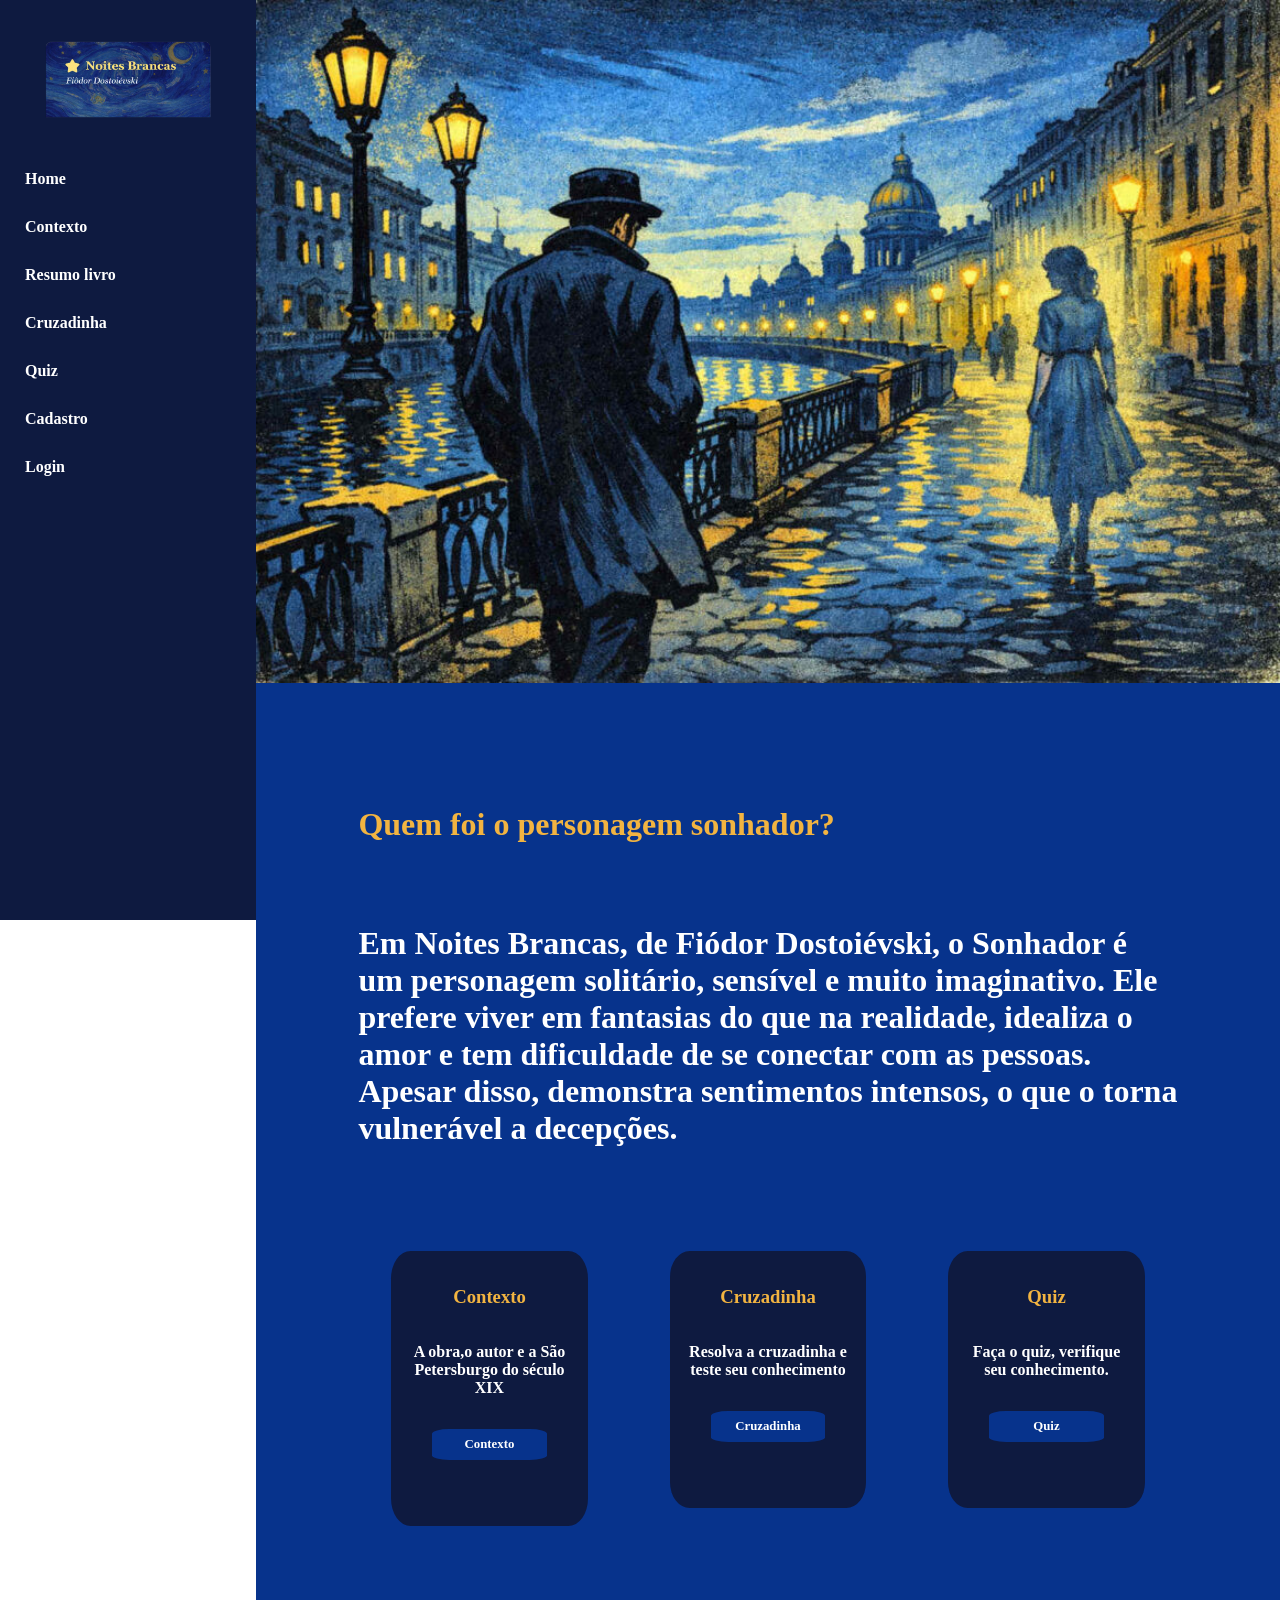
<file: index.html>
<!DOCTYPE html>
<html lang="pt-br">
<head>
    <meta charset="UTF-8">
    <link rel="stylesheet" href="style.css">
    <title>Noites brancas</title>
</head>
<body>

    <aside class="sidebar">

        <div class="sidebar-logo">
        <img class="logo" src="logo.png" alt="Logo do Sistema">
    </div>
        
        <nav>
            <ul>
                <li><a href="index.html">Home</a></li>
                <li><a href="contexto.html">Contexto</a></li>
                <li><a href="#">Resumo livro</a></li>
                <li><a href="#">Cruzadinha</a></li>
                <li><a href="#">Quiz</a></li>
                <li><a href="Cadastro.html">Cadastro</a></li>
                <li><a href="login.html">Login</a></li>
            </ul>       
        </nav>
    </aside>

    <main class="content">
       <div class="imagemprincipal">
        <img class="imagemprincipal" src="noitesbrancas.jpg" alt="Imagem principal">
       </div>

      <div class="personagemsonhador">
        <div class="header">
            <p><h1> Quem foi o personagem sonhador?</h1></p>
        </div>

        <p><h1>Em Noites Brancas, de Fiódor Dostoiévski, o Sonhador é um personagem solitário, sensível e muito imaginativo. Ele prefere viver em fantasias do que na realidade, idealiza o amor e tem dificuldade de se conectar com as pessoas. Apesar disso, demonstra sentimentos intensos, o que o torna vulnerável a decepções.
   </h1>
        </p>

        <div class="cards">
             <div class="card">
                 <h3>Contexto</h3>
               <p> A obra,o autor e a São Petersburgo do século XIX</p>
                <a href="contexto.html" class="botaocards">Contexto</a>
    </div>

     <div class="card">
                 <h3>Cruzadinha</h3>
               <p>Resolva a cruzadinha e  teste  seu conhecimento</p>
                  <a href="cruzadinha.html" class="botaocards">Cruzadinha</a>

             </div>
        

         <div class="card">
                 <h3>Quiz</h3>
               <p>Faça o quiz, verifique seu conhecimento.</p>
                 <a href="quiz.html" class="botaocards">Quiz</a>

             </div>
    </div>
    
    </main>

</body>
</html>
</file>
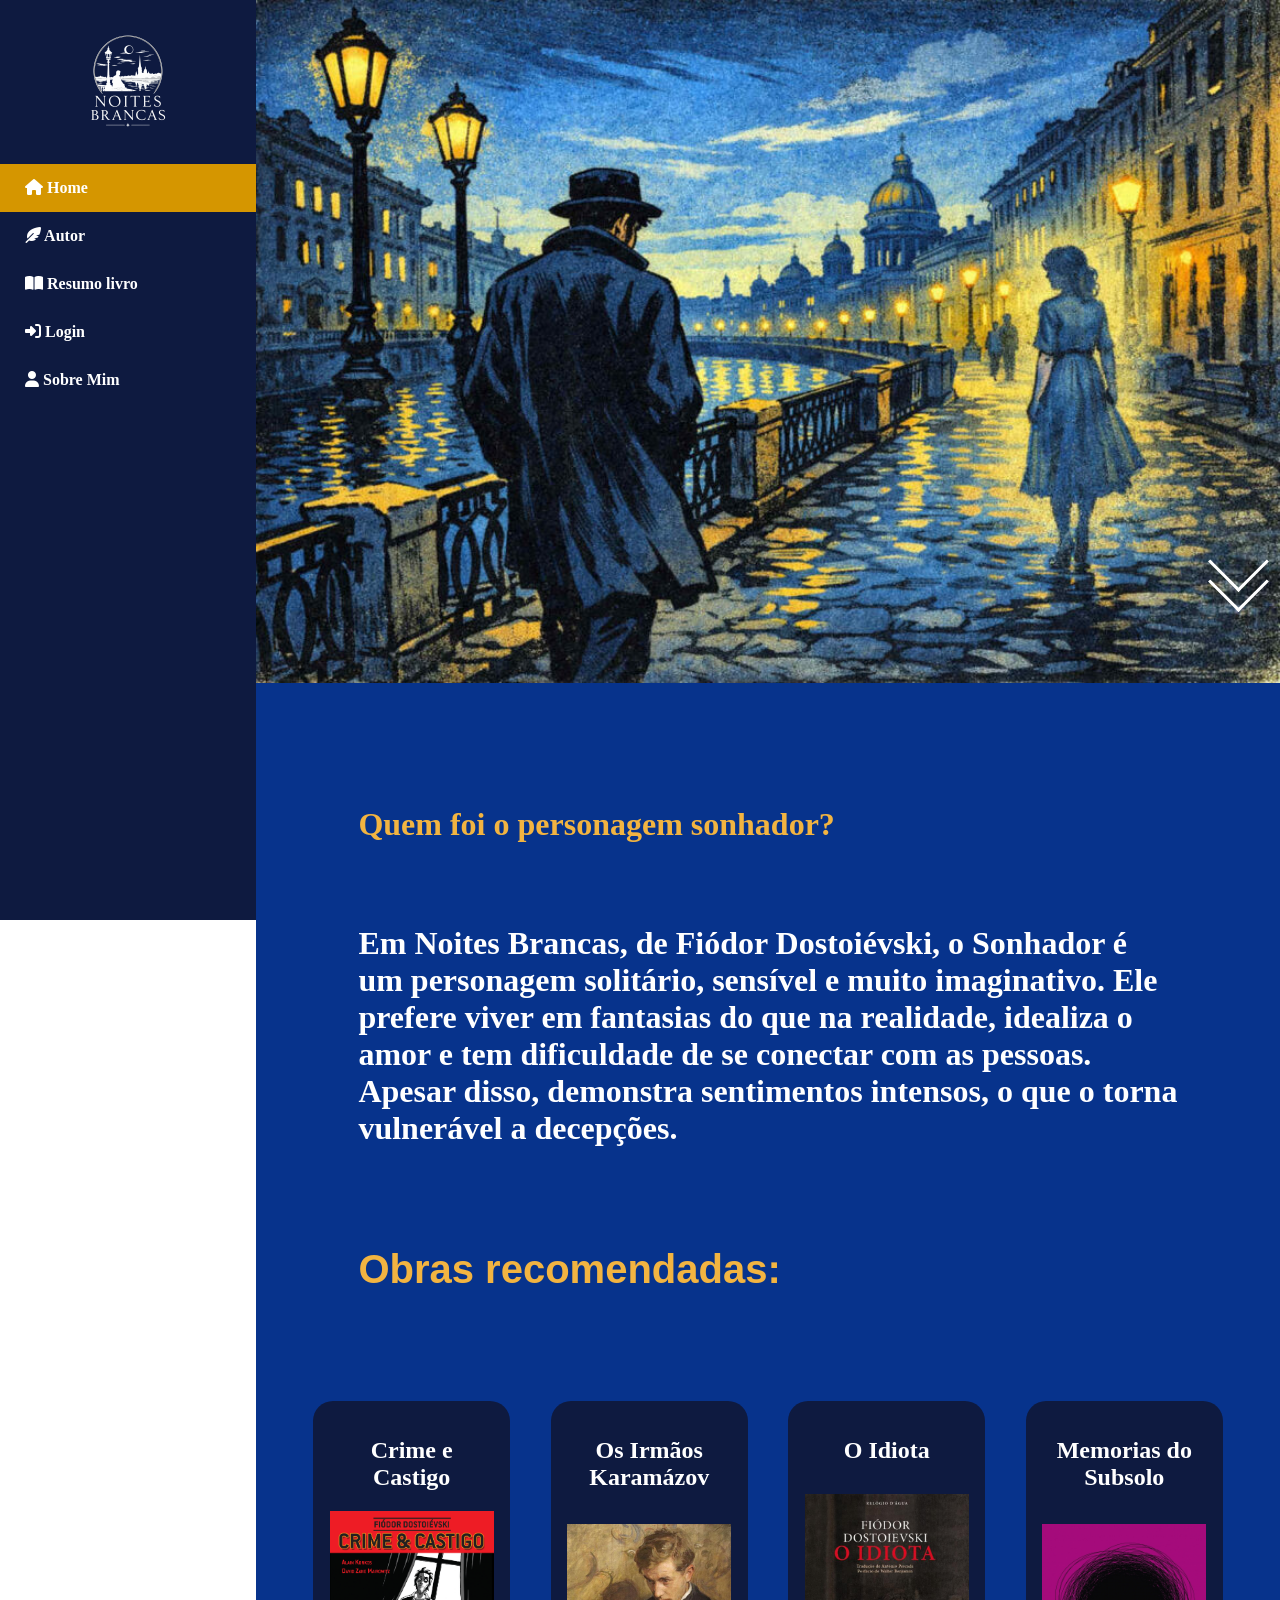
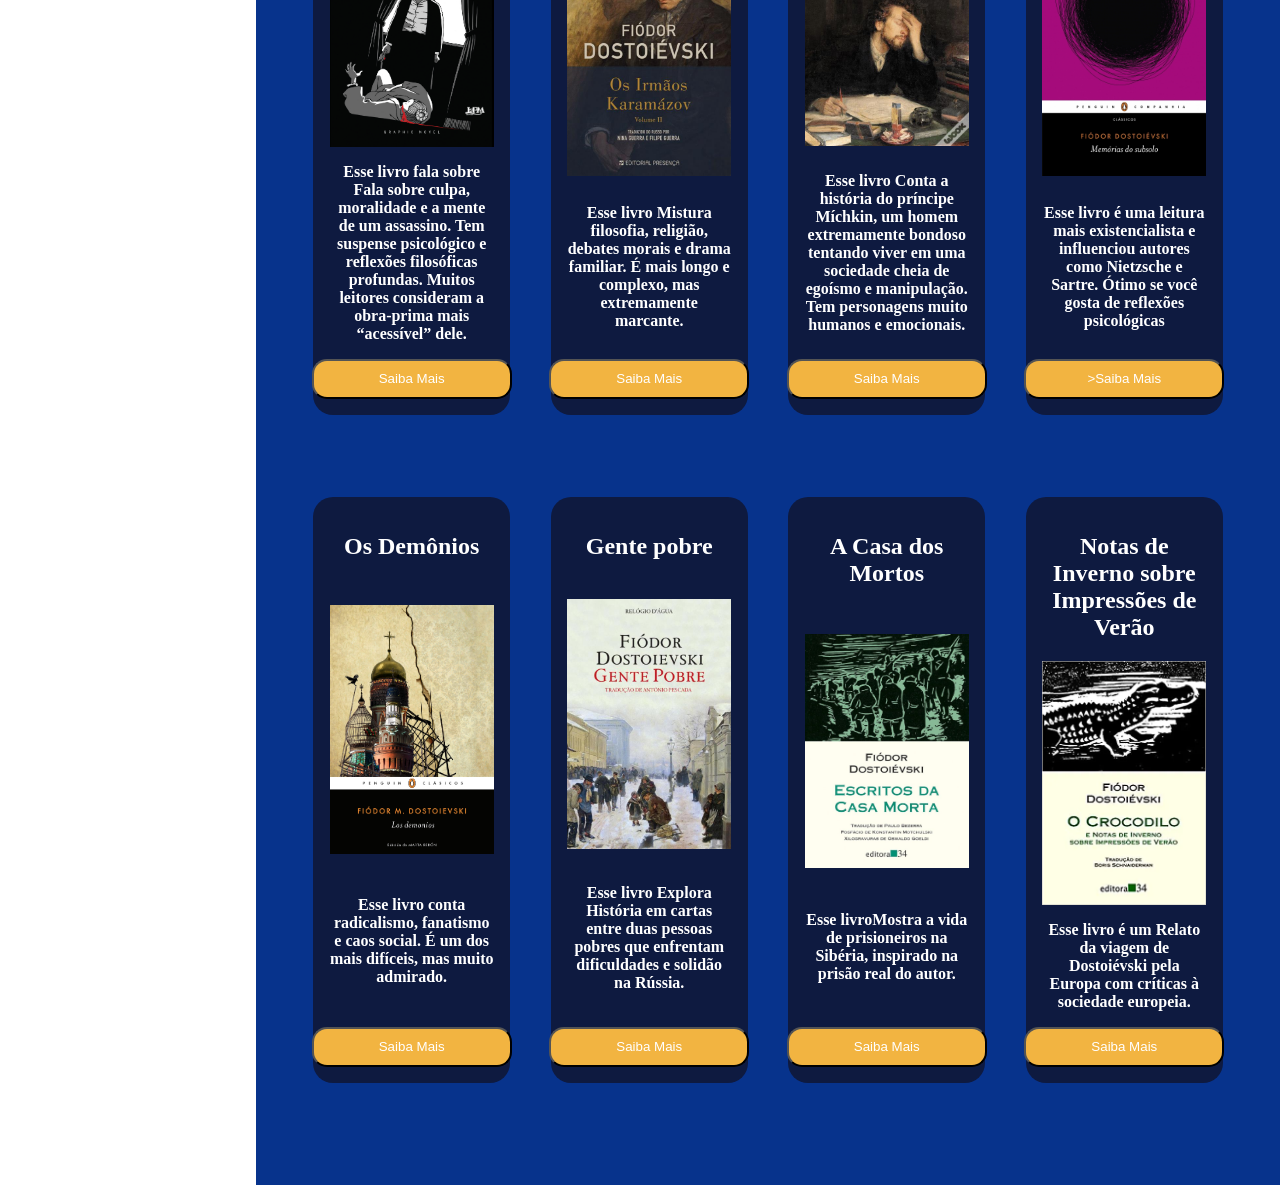
<file: public/index.html>
<!DOCTYPE html>
<html lang="pt-br">
<head>
    <meta charset="UTF-8">
    <link rel="stylesheet" href="./css/style.css">
      <link rel="stylesheet"href="https://cdnjs.cloudflare.com/ajax/libs/font-awesome/6.5.1/css/all.min.css">

    <title>Noites brancas</title>
</head>
<body>

    <aside class="sidebar">

        <div class="sidebar-logo">
        <img class="logo" src="./assets/logo.png" alt="Logo do Sistema">
    </div>
        
        <nav>
            <ul>
                 
                <li><a href="index.html"class="ativo"><i class="fa-solid fa-house "></i> 
                    Home  
                </a></li>
               
                <li><a href="autor.html"> <i class="fa-solid fa-feather-pointed"></i>
                    Autor
                </a></li>

                <li><a href="resumo.html"> <i class="fa-solid fa-book-open"></i>
                    Resumo livro
                </a></li>

                <li><a href="login.html"> <i class="fa-solid fa-right-to-bracket"></i>
                    Login
                </a></li>

                <li><a href="Sobremim.html"> <i class="fa-solid fa-user"></i>
                    Sobre Mim
                </a></li>
            </ul>       
        </nav>
    </aside>

    <main class="content">
       <div class="imagemprincipal">
        <img class="imagemprincipal" src="./assets/noitesbrancas.jpg" alt="Imagem principal">
         <div class="seta" onclick="descer()"></div>
         <div class="setaparabaixo" onclick="descer()"></div>
         
         
       </div>

      <div class="personagemsonhador">
        
        <div class="header">
            <p><h1> Quem foi o personagem sonhador?</h1></p>
        </div>

        <p><h1>Em Noites Brancas, de Fiódor Dostoiévski, o Sonhador é um personagem solitário, sensível e muito imaginativo. Ele prefere viver em fantasias do que na realidade, idealiza o amor e tem dificuldade de se conectar com as pessoas. Apesar disso, demonstra sentimentos intensos, o que o torna vulnerável a decepções.
   </h1>
        </p>

    <div class="header_obras">
        <h1>Obras recomendadas:</h1>
    </div>

     <div class="card_livros">
         <div class="card">
                <h2>Crime e Castigo</h2>
                <img class="livcrime" src="./assets/crimecastigo.jpg" alt="Livro-Crimeecastigo">
                <p>Esse livro fala sobre Fala sobre culpa, moralidade e a mente de um assassino. Tem suspense psicológico e reflexões filosóficas profundas. Muitos leitores consideram a obra-prima mais “acessível” dele.</p>
                <button type="button" id="btnsaibamais" >Saiba Mais</button>
             </div>

                <div class="card">
                <h2>Os Irmãos Karamázov</h2>
                <img class="livcrime" src="./assets/irmaoskaramazov.jpg" alt="Livro-Os irmaoskaramazov">
                <p>Esse livro Mistura filosofia, religião, debates morais e drama familiar. É mais longo e complexo, mas extremamente marcante.</p>
                <button type="button" id="btnsaibamais" >Saiba Mais</button>

             </div>

             <div class="card">
                <h2>O Idiota</h2>
                <img class="livcrime" src="./assets/oidiota.jpg" alt="Livro-Os irmaoskaramazov">
                <p>Esse livro Conta a história do príncipe Míchkin, um homem extremamente bondoso tentando viver em uma sociedade cheia de egoísmo e manipulação. Tem personagens muito humanos e emocionais.</p>
                <button type="button" id="btnsaibamais" >Saiba Mais</button>

             </div>

               <div class="card">
                <h2>Memorias do Subsolo</h2>
                <img class="livcrime" src="./assets/memoriasubsolo.jpg" alt="Livro-Memoriasdesubsolo">
                <p>Esse livro é  uma leitura mais existencialista e influenciou autores como Nietzsche e Sartre. Ótimo se você gosta de reflexões psicológicas</p>
                <button type="button" id="btnsaibamais"   onclick="window.location.href='https://pt.wikipedia.org/wiki/Mem%C3%B3rias_do_subsolo'""> >Saiba Mais</button>
           </div>
             </div>
 <div class="card_livros">
      <div class="card">
                <h2>Os Demônios</h2>
                <img class="livcrime" src="./assets/Los-demonios.jpg" alt="Os demonios">
                <p>Esse livro conta radicalismo, fanatismo e caos social. É um dos mais difíceis, mas muito admirado.</p>
                <button type="button" id="btnsaibamais" >Saiba Mais</button>
</div>

    <div class="card">
                <h2>Gente pobre</h2>
                <img class="livcrime" src="./assets/gentepobre.jpg" alt="Livro-Memoriasdesubsolo">
                <p>Esse livro Explora História em cartas entre duas pessoas pobres que enfrentam dificuldades e solidão na Rússia.</p>
                <button type="button" id="btnsaibamais" >Saiba Mais</button>
</div>


     <div class="card">
                <h2>A Casa dos Mortos</h2>
                <img class="livcrime" src="./assets/acasadosmortos.jpg" alt="Livro-A Casa dos Mortos">
                <p>Esse livroMostra a vida de prisioneiros na Sibéria, inspirado na prisão real do autor.</p>
                <button type="button" id="btnsaibamais" >Saiba Mais</button>
</div>

     <div class="card">
                <h2>Notas de Inverno sobre Impressões de Verão</h2>
                <img class="livcrime" src="./assets/notasdeinvernpwebp.webp"alt="Livro-Notas de Inverno sobre Impressões de Verão">
                <p>Esse livro é um  Relato da viagem de Dostoiévski pela Europa com críticas à sociedade europeia.</p>
                <button type="button" id="btnsaibamais" >Saiba Mais</button>
</div>
 </div>



    
     </div>
    
    </main>
   <script>
     function descer(){
       
            top:document.querySelector(".personagemsonhador").scrollIntoView({
            behavior:"smooth"

        });
     }
   </script>
</body>
</html>
</file>
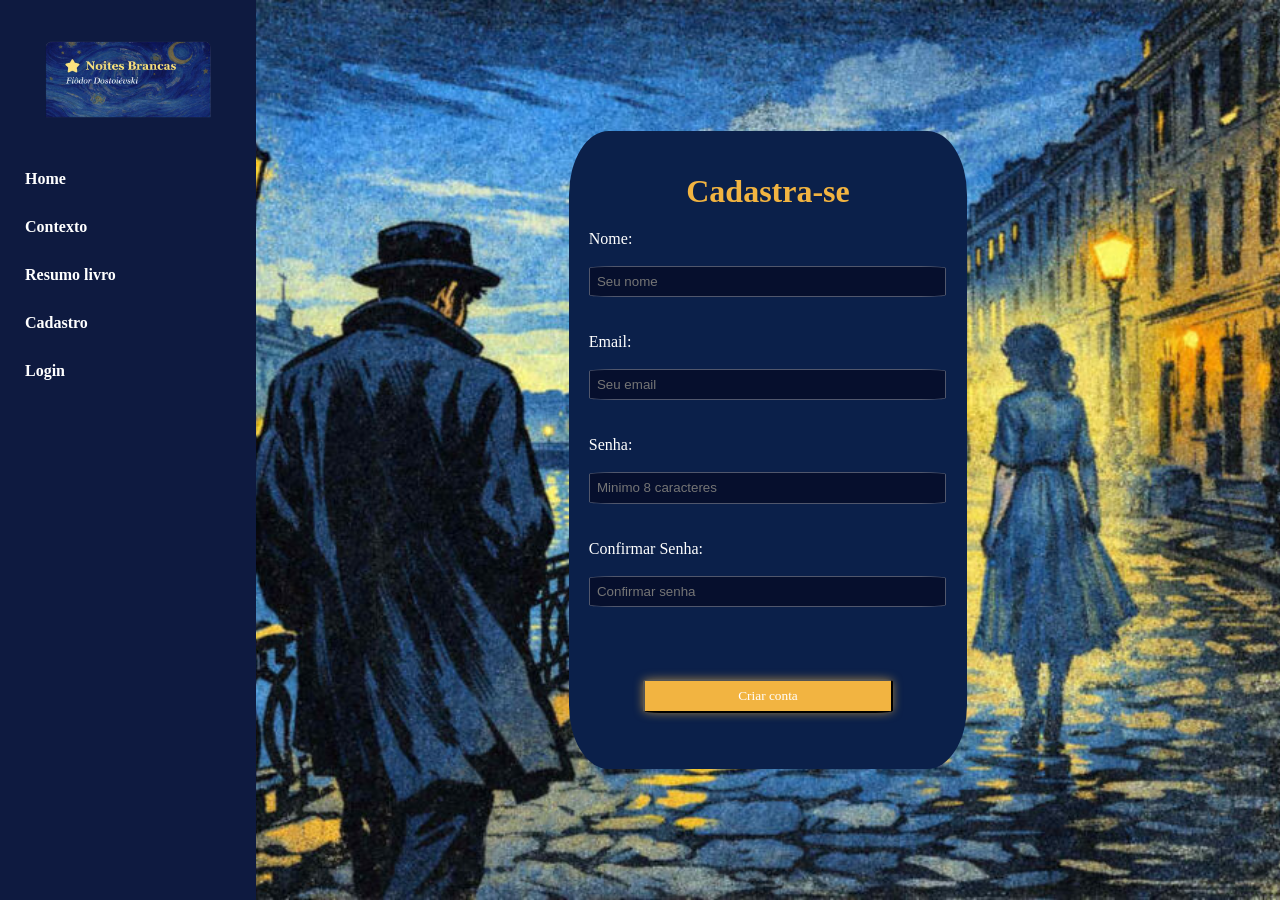
<file: Cadastro.html>
<!DOCTYPE html>
<html lang="pt-br">
<head>
    <meta charset="UTF-8">
    <link rel="stylesheet" href="style.css">
    <title>Noites brancas</title>
      <script src="cadastrologin.js"></script>
</head>
<body class="cadastropagina">

    <aside class="sidebar">

        <div class="sidebar-logo">
        <img class="logo" src="logo.png" alt="Logo do Sistema">
    </div>
        
        <nav>
            <ul>
                <li><a href="index.html">Home</a></li>
                <li><a href="autor.html">Contexto</a></li>
                <li><a href="resumo.html">Resumo livro</a></li>
                <li><a href="Cadastro.html">Cadastro</a></li>
                <li><a href="login.html">Login</a></li>
            </ul>       
        </nav>
    </aside>

    
    <main class="content">
       
        <div class="cadastro">
    

  <form>
     <h1>Cadastra-se</h1>
    <label>Nome:</label><br>
    <input type="text" id="nome" name="nome" placeholder="Seu nome" required><br><br>

    <label>Email:</label><br>
    <input type="email" id="email" name="email" placeholder="Seu email" required><br><br>

    <label>Senha:</label><br>
    <input type="password" id="senha"name="senha" placeholder="Minimo 8 caracteres "required><br><br>

    <label>Confirmar Senha:</label><br>
    <input type="password" id="confirmarsenha" name="confirmarsenha"placeholder="Confirmar senha" required><br><br>

    <button class="btncadastrar" type="button" onclick="chamarfunc()">Criar conta</button>
    <div id="mensagem"></div>
  </form>
  

        </div>

         </main>
<script>
    function chamarfunc(){
      let cadastrar= cadastro(nome.value,email.value,senha.value,confirmarsenha.value);
           if(!cadastrar){
            mensagem.innerHTML="Erro ao  cadastrar!" ;
          }
          else{
            mensagem.innerHTML="Cadastrado com sucesso!";
          }

         
    }
</script>
        </body>
</html>
</file>
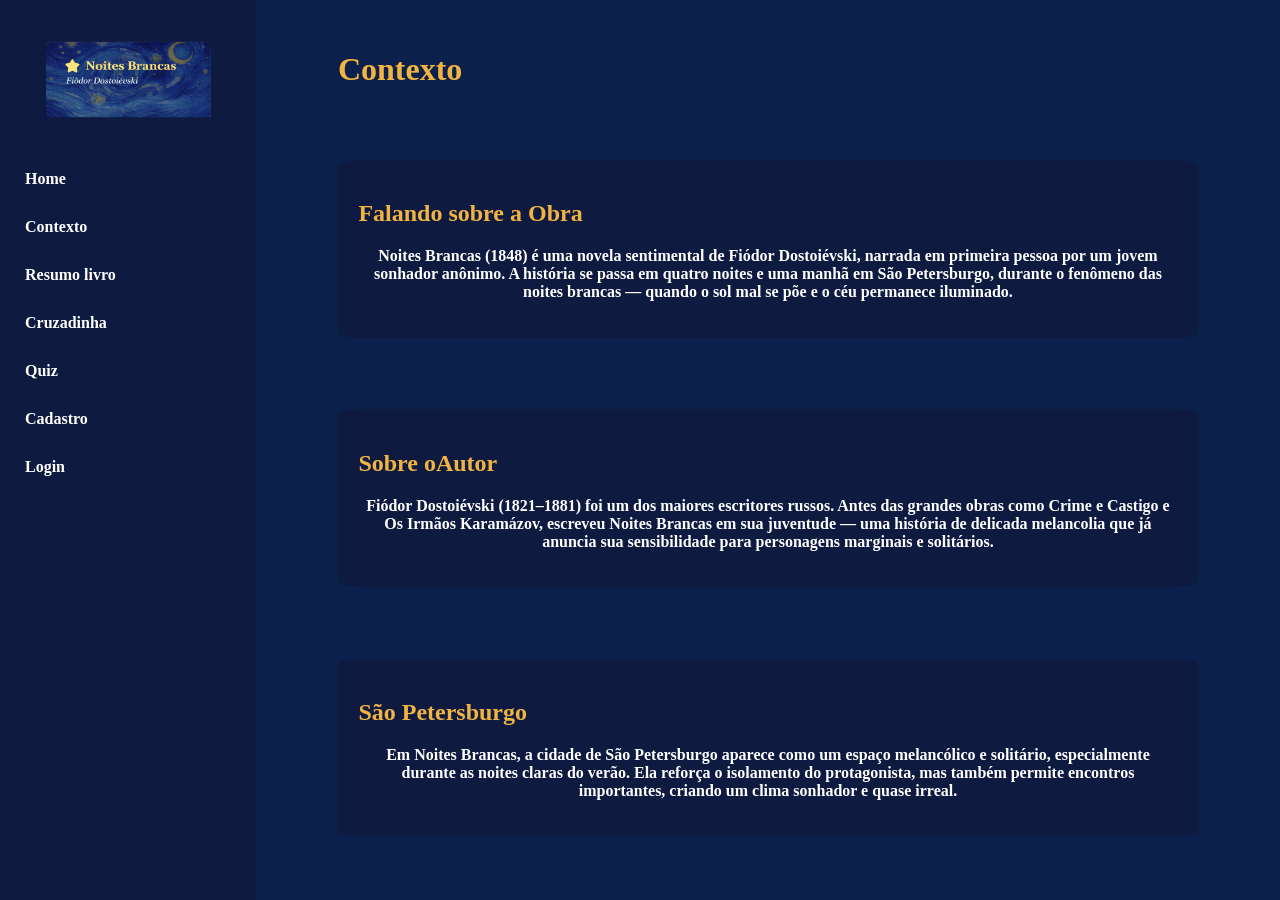
<file: contexto.html>
<!DOCTYPE html>
<html lang="pt-br">
<head>
    <meta charset="UTF-8">
    <link rel="stylesheet" href="style.css">
    <title>Noites brancas</title>
</head>
<body class="contextopagina">

    <aside class="sidebar">

        <div class="sidebar-logo">
        <img class="logo" src="logo.png" alt="Logo do Sistema">
    </div>
        
        <nav>
            <ul>
                <li><a href="index.html">Home</a></li>
                <li><a href="contexto.html">Contexto</a></li>
                <li><a href="#">Resumo livro</a></li>
                <li><a href="cruzadinha.html">Cruzadinha</a></li>
                <li><a href="Quiz.html">Quiz</a></li>
                <li><a href="Cadastro.html">Cadastro</a></li>
                <li><a href="login.html">Login</a></li>
            </ul>       
        </nav>
    </aside>

    
    <main class="content">
    
      <div class="contexto">
      <div class="header_contexto">
        <p><h1>Contexto</h1></p>
      </div>


      
     <div class="cards_contexto">
             <div class="card_contexto">
                 <h2> Falando sobre a Obra</h2>
               <p>Noites Brancas (1848) é uma novela sentimental de Fiódor Dostoiévski, narrada em primeira pessoa por um jovem sonhador anônimo. A história se passa em quatro noites e uma manhã em São Petersburgo, durante o fenômeno das noites brancas — quando o sol mal se põe e o céu permanece iluminado.</p>
                
    </div>
     <div class="card_contexto">
                   <h2>Sobre oAutor</h2>
               <p>Fiódor Dostoiévski (1821–1881) foi um dos maiores escritores russos. Antes das grandes obras como Crime e Castigo e Os Irmãos Karamázov, escreveu Noites Brancas em sua juventude — uma história de delicada melancolia que já anuncia sua sensibilidade para personagens marginais e solitários.</p>
                
    </div>

       <div class="card_contexto">
                   <h2>São Petersburgo</h2>
               <p> Em Noites Brancas, a cidade de São Petersburgo aparece como um espaço melancólico e solitário, especialmente durante as noites claras do verão.
Ela reforça o isolamento do protagonista, mas também permite encontros importantes, criando um clima sonhador e quase irreal.</p>
                
    </div>


    
     </div> 

        
    </main>
</body>
</html>
</file>
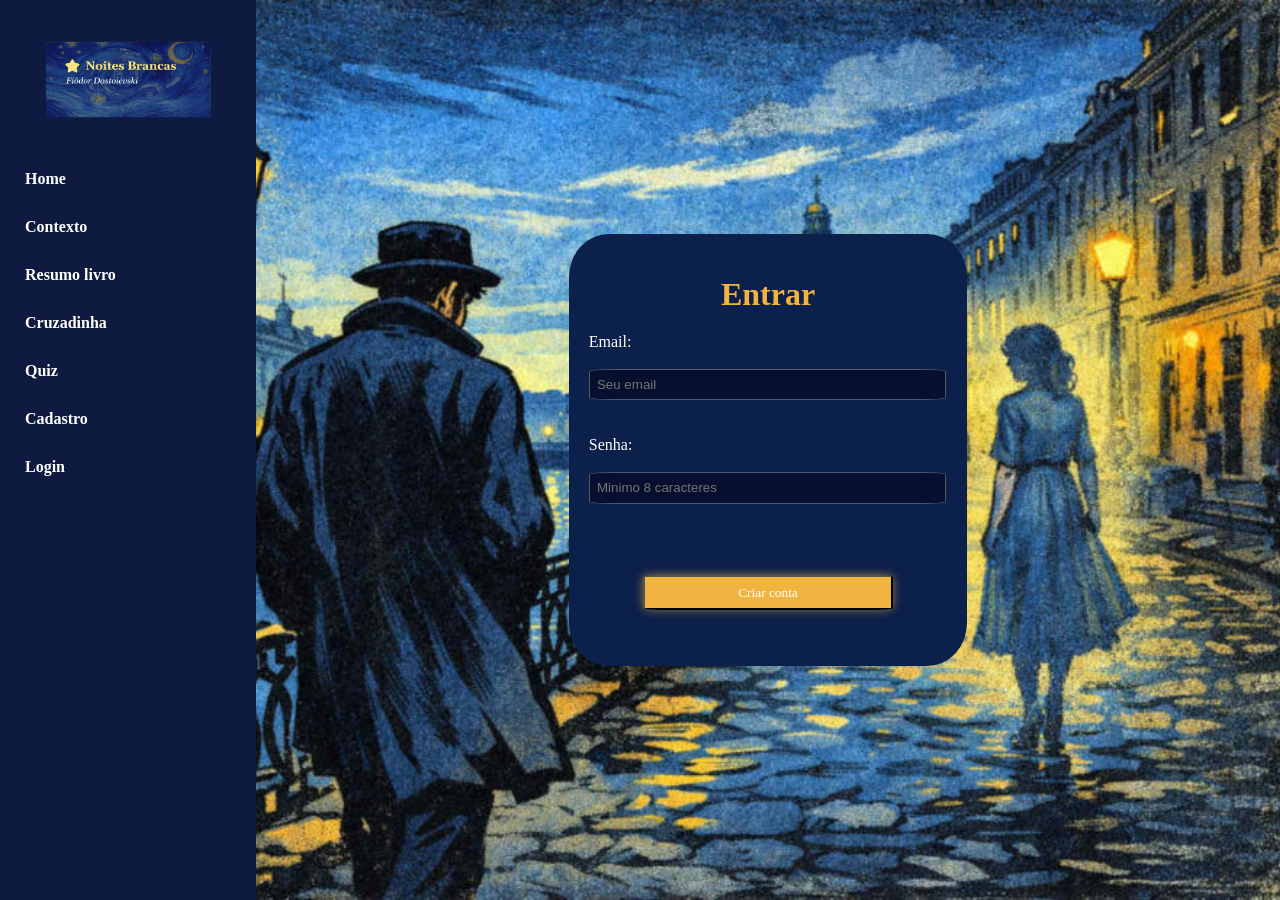
<file: login.html>
<!DOCTYPE html>
<html lang="en">
<head>
    <meta charset="UTF-8">
    <meta name="viewport" content="width=device-width, initial-scale=1.0">
    <title>Login</title>
       <script src="cadastrologin.js"></script>
     <link rel="stylesheet" href="style.css">
</head>
<body class="paginalogin">

    
   <aside class="sidebar">

        <div class="sidebar-logo">
        <img class="logo" src="logo.png" alt="Logo do Sistema">
    </div>
        
        <nav>
            <ul>
                <li><a href="index.html">Home</a></li>
                <li><a href="contexto.html">Contexto</a></li>
                <li><a href="#">Resumo livro</a></li>
                <li><a href="#">Cruzadinha</a></li>
                <li><a href="#">Quiz</a></li>
                <li><a href="Cadastro.html">Cadastro</a></li>
                <li><a href="login.html">Login</a></li>
            </ul>       
        </nav>
    </aside>

    
    <main class="content">
       
        <div class="login">
    

  <form>
     <h1>Entrar</h1>
   

    <label>Email:</label><br>
    <input type="email" name="email" id="email" placeholder="Seu email" required><br><br>

    <label>Senha:</label><br>   
    <input type="password" name="senha" id="senha" placeholder="Minimo 8 caracteres "required><br><br>
    
    <button class="btnlogin" type="button" onclick="chamarfunc()">Criar conta</button>
  </form>
  

        </div>

        <script>

        function chamarfunc(){
                
      let Logar= Login(email.value,senha.value);

       if(Logar=="" || Logar ==undefined){
            mensagem.innerHTML="Erro ao logar!" ;
          }
          else{
            mensagem.innerHTML=" Login realizado com sucesso!";
          }
              }
        </script>

         </main>
</body>
</html>
</file>
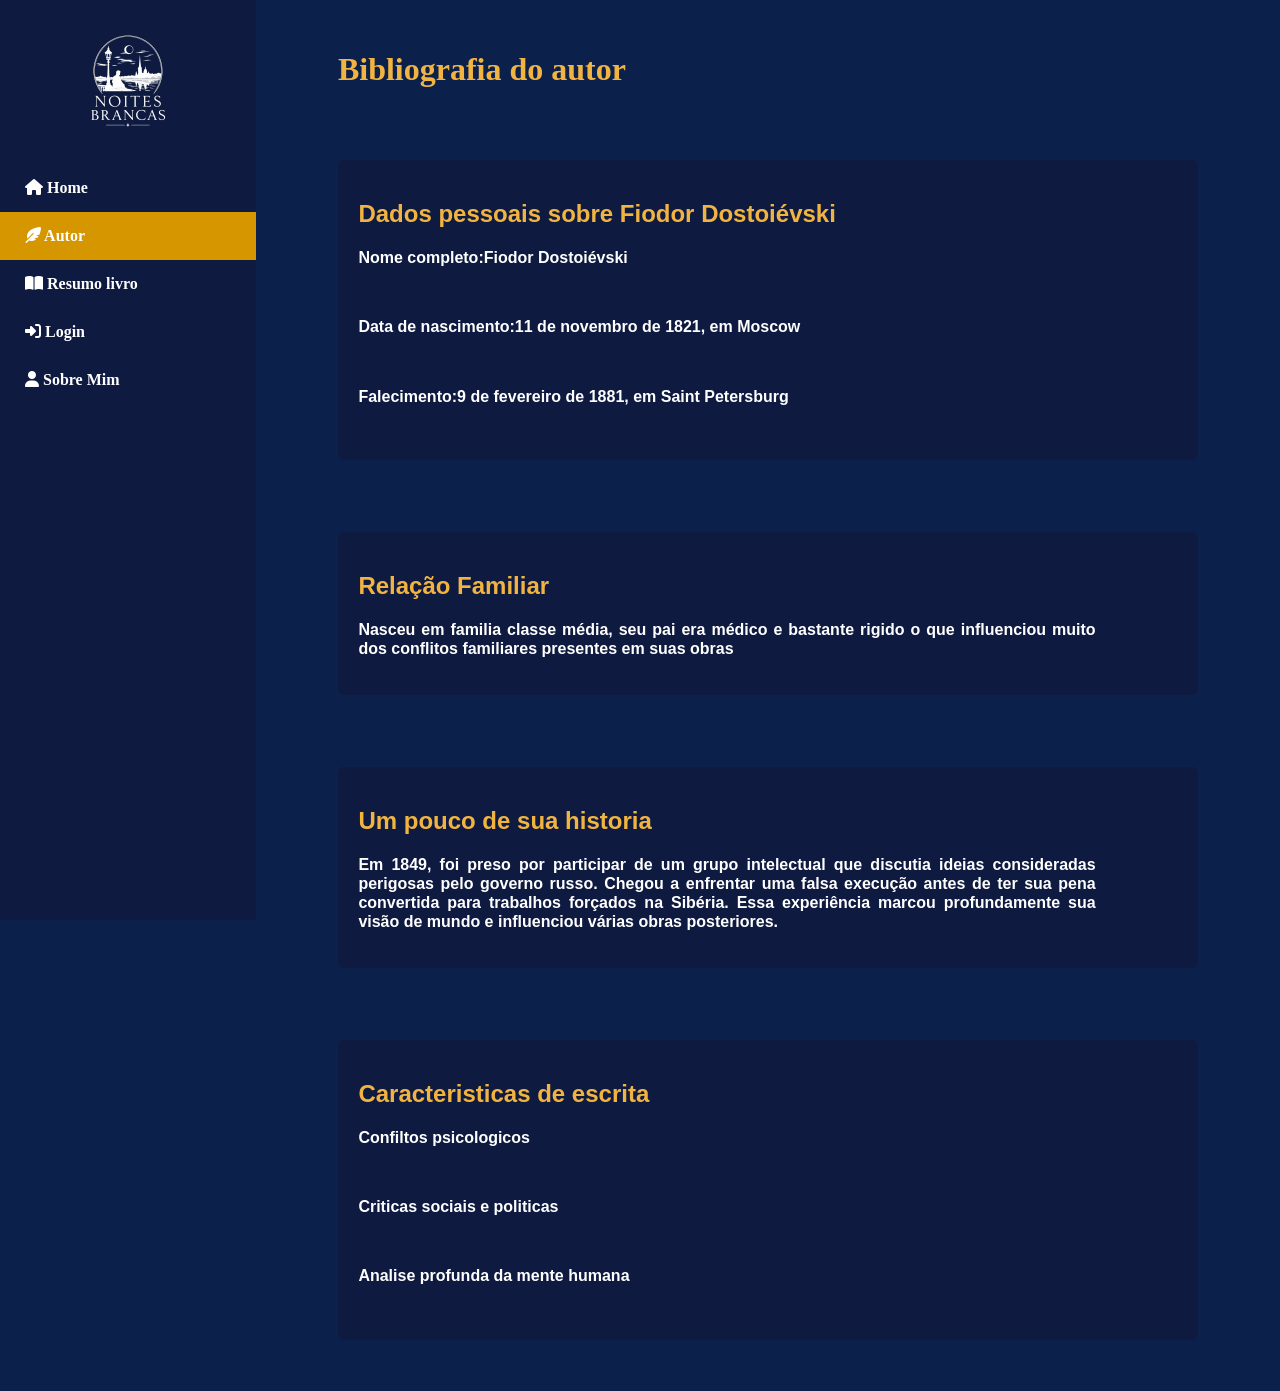
<file: public/autor.html>
<!DOCTYPE html>
<html lang="pt-br">
<head>
    <meta charset="UTF-8">
    <link rel="stylesheet" href="./css/style.css">
      <link rel="stylesheet"href="https://cdnjs.cloudflare.com/ajax/libs/font-awesome/6.5.1/css/all.min.css">

    <title>Noites brancas</title>
</head>
<body class="contextopagina">

    <aside class="sidebar">

        <div class="sidebar-logo">
        <img class="logo" src="./assets/logo.png" alt="Logo do Sistema">
    </div>
        
        <nav>
            <ul>
                <li><a href="index.html"><i class="fa-solid fa-house "></i> 
                    Home  
                </a></li>
               
                <li><a href="autor.html"class="ativo"> <i class="fa-solid fa-feather-pointed"></i>
                    Autor
                </a></li>

                <li><a href="resumo.html"> <i class="fa-solid fa-book-open"></i>
                    Resumo livro
                </a></li>

                <li><a href="login.html"> <i class="fa-solid fa-right-to-bracket"></i>
                    Login
                </a></li>

                <li><a href="Sobremim.html"> <i class="fa-solid fa-user"></i>
                    Sobre Mim
                </a></li>
            </ul>       
        </nav>
    </aside>

    
    <main class="content">
    
      <div class="contexto">
      <div class="header_contexto">
        <p><h1>Bibliografia do autor</h1></p>
      </div>


      
     <div class="cards_contexto">
             <div class="card_contexto">
                 <h2>Dados pessoais sobre Fiodor Dostoiévski</h2>
               <p>Nome completo:Fiodor Dostoiévski</p><br>
               <p>Data de nascimento:11 de novembro de 1821, em Moscow</p><br>
                <p>Falecimento:9 de fevereiro de 1881, em Saint Petersburg</p><br>

                
    </div>
   

       <div class="card_contexto">
                   <h2>Relação Familiar</h2>
               <p>Nasceu em familia classe média, seu pai era médico e bastante rigido o que influenciou muito dos conflitos familiares presentes em suas obras</p>
                
    </div>

    
       <div class="card_contexto">
                   <h2>Um pouco de sua historia </h2>
               <p>Em 1849, foi preso por participar de um grupo intelectual que discutia ideias consideradas perigosas pelo governo russo. Chegou a enfrentar uma falsa execução antes de ter sua pena convertida para trabalhos forçados na Sibéria. Essa experiência marcou profundamente sua visão de mundo e influenciou várias obras posteriores.</p>
                
    </div>

        <div class="card_contexto">
                   <h2>Caracteristicas de escrita</h2>
         <p>Confiltos psicologicos</p><br>
         <p>Criticas sociais e politicas </p><br>
          <p>Analise profunda da mente humana</p><br>

    </div>



    
     </div> 

        
    </main>
</body>
</html>
</file>
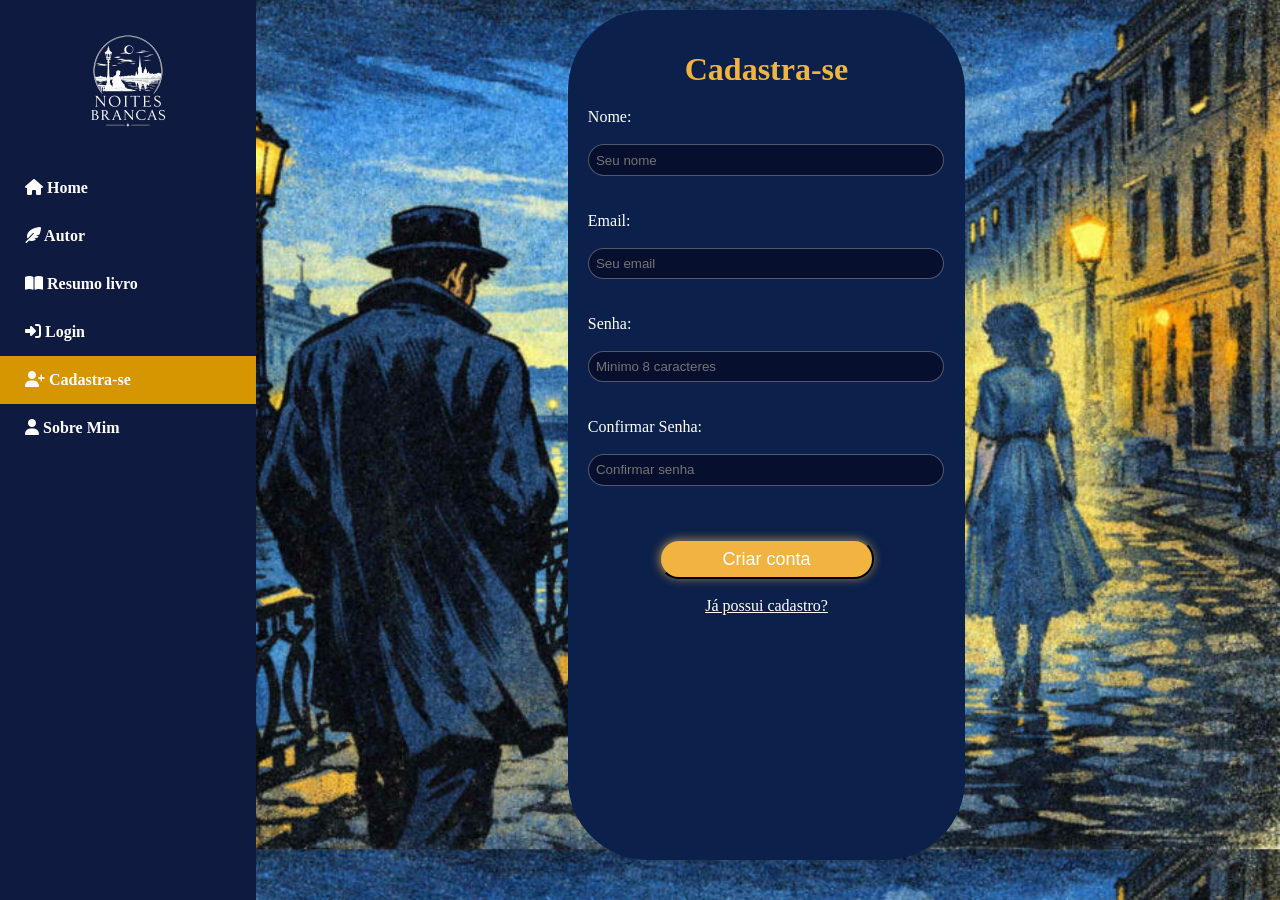
<file: public/cadastro.html>
<!DOCTYPE html>
<html lang="pt-br">
<head>
    <meta charset="UTF-8">
    <link rel="stylesheet" href="./css/style.css">
    <title>Noites brancas</title>
      <script src="./js/sessao.js"></script>
        <link rel="stylesheet"href="https://cdnjs.cloudflare.com/ajax/libs/font-awesome/6.5.1/css/all.min.css">

      <script src="./js/cadastrologin.js"></script>
</head>
<body class="cadastropagina" >

    <aside class="sidebar">

        <div class="sidebar-logo">
        <img class="logo" src="./assets/logo.png" alt="Logo do Sistema">
    </div>
        
        <nav>
            <ul>
                <li><a href="index.html"><i class="fa-solid fa-house "></i> 
                    Home  
                </a></li>
               
                <li><a href="autor.html"> <i class="fa-solid fa-feather-pointed"></i>
                    Autor
                </a></li>

                <li><a href="resumo.html"> <i class="fa-solid fa-book-open"></i>
                    Resumo livro
                </a></li>

                <li><a href="login.html"> <i class="fa-solid fa-right-to-bracket"></i>
                    Login
                </a></li>

                <li><a href="Cadastro.html"class="ativo"> <i class="fa-solid fa-user-plus"></i>
                   Cadastra-se
                </a></li>

                <li><a href="Sobremim.html"> <i class="fa-solid fa-user"></i>
                    Sobre Mim
                </a></li>



            </ul>       
        </nav>
    </aside>

    
    <main class="content">
       
        <div class="cadastro">
    

  <form>
     <h1>Cadastra-se</h1>
    <label>Nome:</label><br>
    <input type="text" id="nome" name="nome" placeholder="Seu nome" required><br><br>

    <label>Email:</label><br>
    <input type="email" id="email" name="email" placeholder="Seu email" required><br><br>


    <label>Senha:</label><br>
    <input type="password" id="senha"name="senha" placeholder="Minimo 8 caracteres "required  onfocus="mostrar()" onblur="esconder()">
<br><br>


    
    <label>Confirmar Senha:</label><br>
    <input type="password" id="confirmarsenha" name="confirmarsenha"placeholder="Confirmar senha" required><br><br>

    <button class="btncadastrar" type="button" onclick="chamarfunc()">Criar conta</button>
    <a class="aindanaotemlogin" href="login.html">Já possui cadastro?</a>
    <div id="mensagem"></div>

  </form>


<div id="card" style="display: none;">
        A senha precisa ter:
        <br>
        • 8 caracteres
        <br>
        • letra maiúscula
        <br>
       
        • letra minuscula
        <br>
          • um caractere especial
        <br>
        • número
    </div>
   

  

        </div>

         </main>
<script>
   async  function chamarfunc(){
        
      let cadastrar= await  cadastro(nome.value,email.value,senha.value,confirmarsenha.value);
          console.log(cadastrar);

           if(cadastrar){
            mensagem.innerHTML="Cadastrado com sucesso!" ;
            
          }
          else{
            mensagem.innerHTML=" Erro ao Cadastrar !";
          
          }
              console.log(cadastrar);

         
    }

    function mostrar() {
    card.style.display = "block";
}

function esconder() {
    card.style.display = "none";
}
</script>
        </body>
</html>
</file>
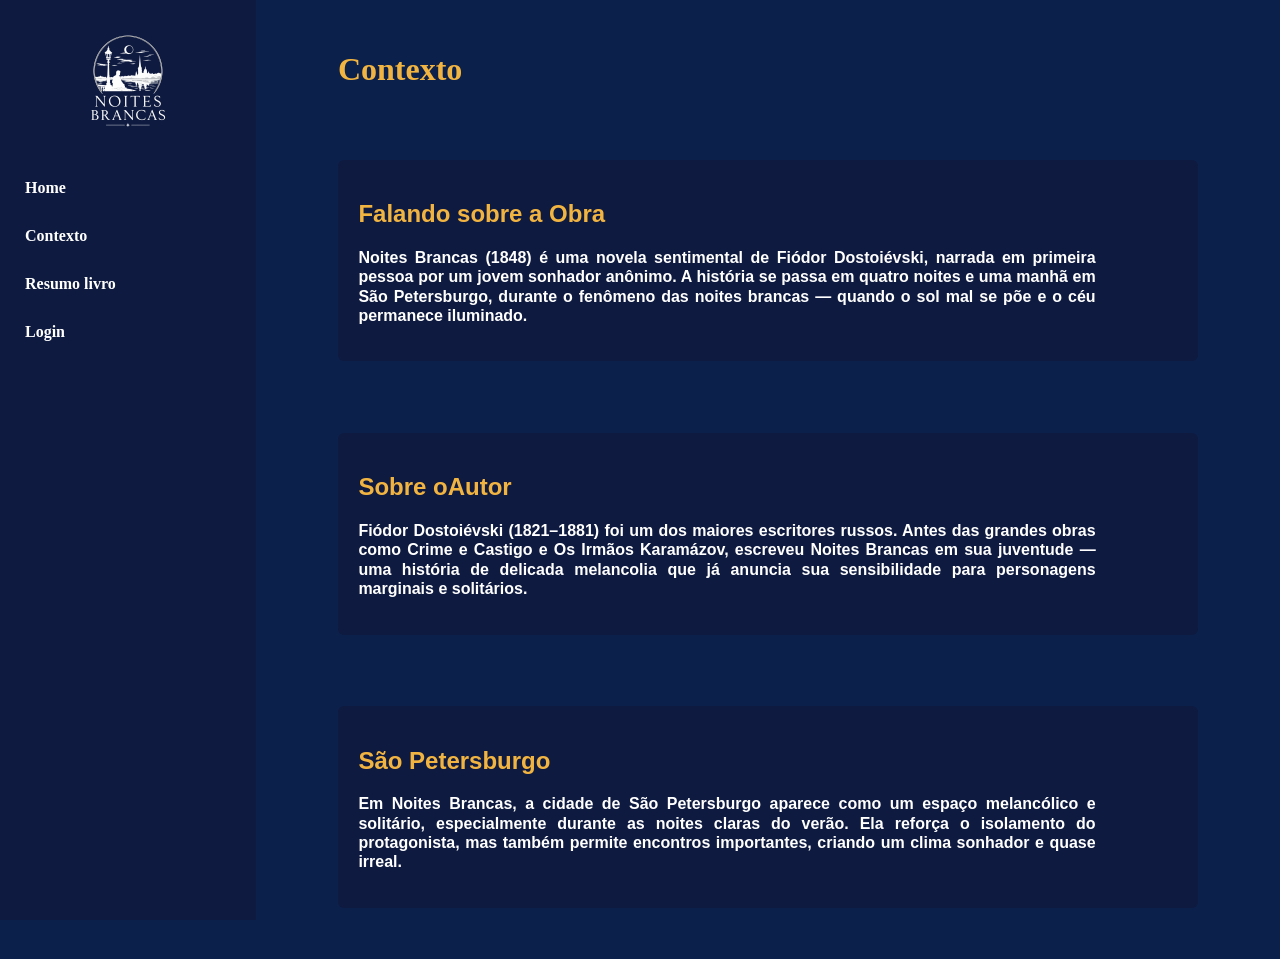
<file: public/contexto.html>
<!DOCTYPE html>
<html lang="pt-br">
<head>
    <meta charset="UTF-8">
    <link rel="stylesheet" href="./css/style.css">
    <title>Noites brancas</title>
</head>
<body class="contextopagina">

    <aside class="sidebar">

        <div class="sidebar-logo">
        <img class="logo" src="./assets/logo.png" alt="Logo do Sistema">
    </div>
        
        <nav>
            <ul>
                <li><a href="index.html">Home</a></li>
                <li><a href="contexto.html">Contexto</a></li>
                <li><a href="resumo.html">Resumo livro</a></li>
                
                <li><a href="login.html">Login</a></li>
            </ul>       
        </nav>
    </aside>

    
    <main class="content">
    
      <div class="contexto">
      <div class="header_contexto">
        <p><h1>Contexto</h1></p>
      </div>


      
     <div class="cards_contexto">
             <div class="card_contexto">
                 <h2> Falando sobre a Obra</h2>
               <p>Noites Brancas (1848) é uma novela sentimental de Fiódor Dostoiévski, narrada em primeira pessoa por um jovem sonhador anônimo. A história se passa em quatro noites e uma manhã em São Petersburgo, durante o fenômeno das noites brancas — quando o sol mal se põe e o céu permanece iluminado.</p>
                
    </div>
     <div class="card_contexto">
                   <h2>Sobre oAutor</h2>
               <p>Fiódor Dostoiévski (1821–1881) foi um dos maiores escritores russos. Antes das grandes obras como Crime e Castigo e Os Irmãos Karamázov, escreveu Noites Brancas em sua juventude — uma história de delicada melancolia que já anuncia sua sensibilidade para personagens marginais e solitários.</p>
                
    </div>

       <div class="card_contexto">
                   <h2>São Petersburgo</h2>
               <p> Em Noites Brancas, a cidade de São Petersburgo aparece como um espaço melancólico e solitário, especialmente durante as noites claras do verão.
Ela reforça o isolamento do protagonista, mas também permite encontros importantes, criando um clima sonhador e quase irreal.</p>
                
    </div>


    
     </div> 

        
    </main>
</body>
</html>
</file>
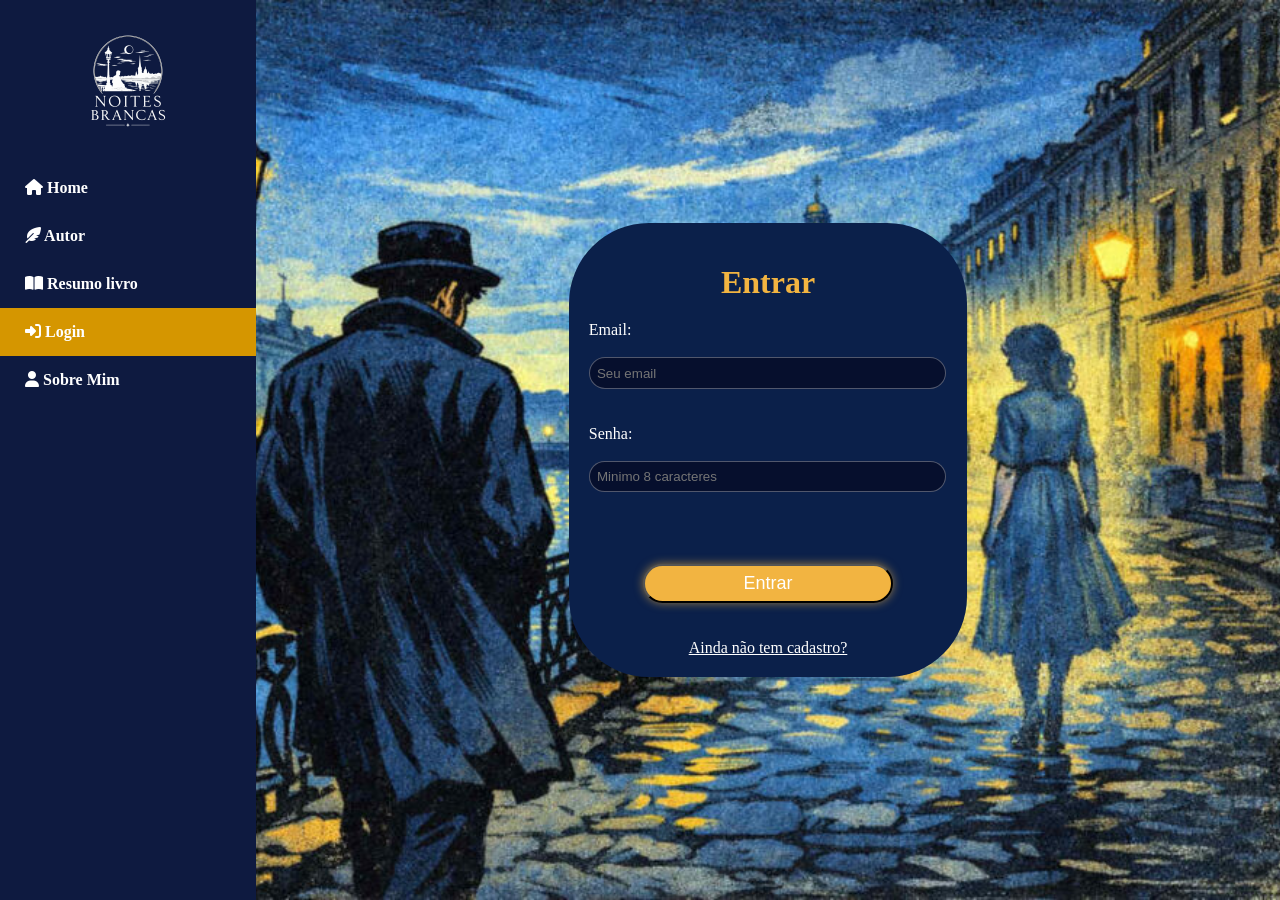
<file: public/login.html>
<!DOCTYPE html>
<html lang="en">
<head>
    <meta charset="UTF-8">
    <meta name="viewport" content="width=device-width, initial-scale=1.0">
    <title>Login</title>
        <script src="./js/cadastrologin.js"></script>
          <link rel="stylesheet"href="https://cdnjs.cloudflare.com/ajax/libs/font-awesome/6.5.1/css/all.min.css">

     
     <link rel="stylesheet" href="./css/style.css">
</head>
<body class="paginalogin" >

    
   <aside class="sidebar">

        <div class="sidebar-logo">
        <img class="logo" src="./assets/logo.png" alt="Logo do Sistema">
    </div>
        
        <nav>
            <ul>
             <li><a href="index.html"><i class="fa-solid fa-house "></i> 
                    Home  
                </a></li>
               
                <li><a href="autor.html"> <i class="fa-solid fa-feather-pointed"></i>
                    Autor
                </a></li>

                <li><a href="resumo.html"> <i class="fa-solid fa-book-open"></i>
                    Resumo livro
                </a></li>

                <li><a href="login.html" class="ativo"> <i class="fa-solid fa-right-to-bracket"></i>
                    Login
                </a></li>

                <li><a href="Sobremim.html"> <i class="fa-solid fa-user"></i>
                    Sobre Mim
                </a></li>
                 
            </ul>       
        </nav>
    </aside>

    
    <main class="content">
       
        <div class="login">
    

  <form>
     <h1>Entrar</h1>
   

    <label>Email:</label><br>
    <input type="email" name="email" id="email" placeholder="Seu email" required><br><br>

    <label>Senha:</label><br>   
    <input type="password" name="senha" id="senha" placeholder="Minimo 8 caracteres "required><br><br>

    <div id="mensagem" ></div>
    <button class="btnlogin" type="button" onclick="chamarfunc()">Entrar</button>
    <a class="aindanaotemcadastro" href="Cadastro.html">Ainda não tem cadastro?</a>

    </form>
  

        </div>

        <script>
async function chamarfunc(){

    let Logar = await Login(email.value, senha.value);

    console.log(Logar);

    if(Logar){
        mensagem.innerHTML = "Login realizado com sucesso!";
    } else {
        mensagem.innerHTML = "Erro ao logar";
    }
}
        </script>

         </main>
</body>
</html>
</file>
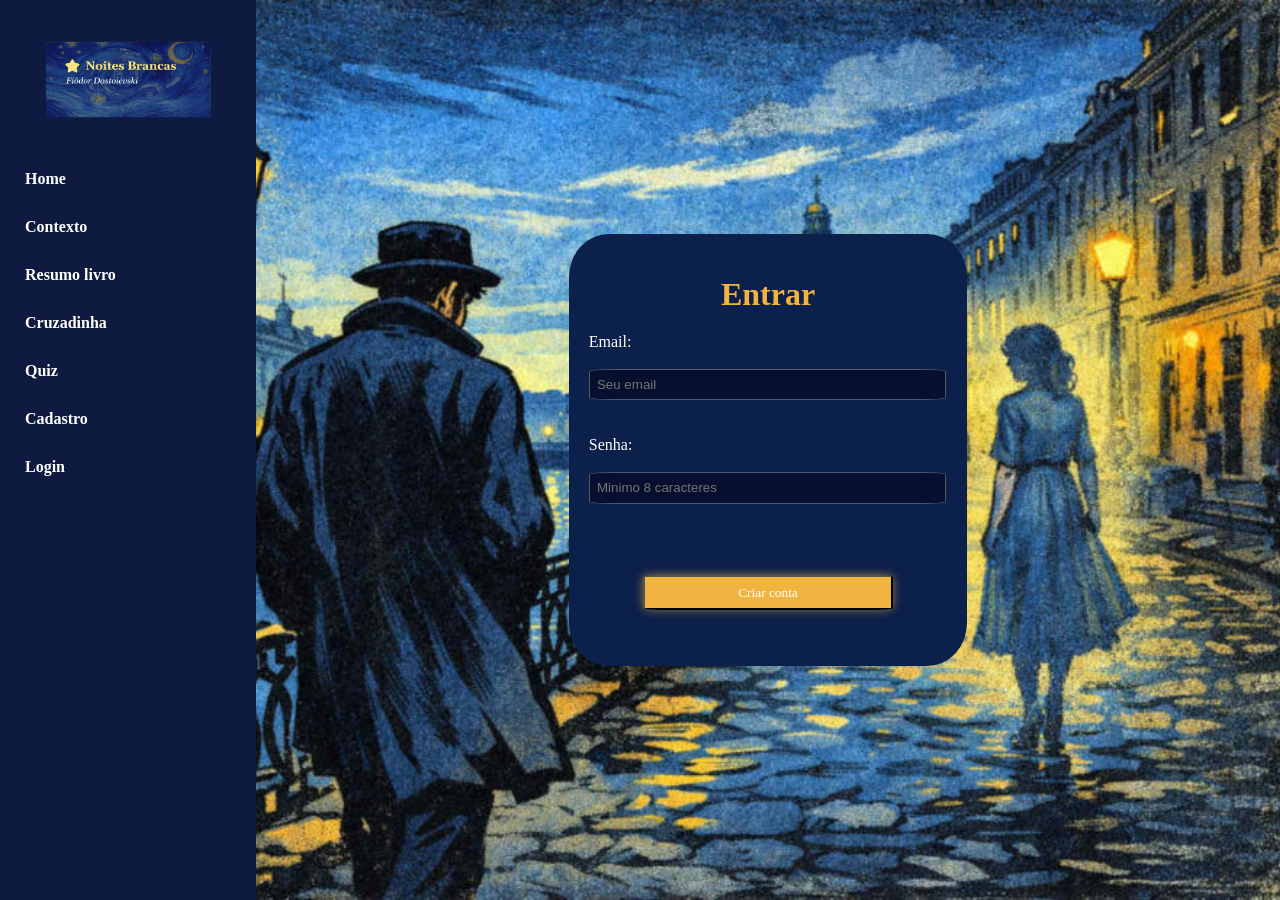
<file: public/ranking.html>
<!DOCTYPE html>
<html lang="pt-br">
<head>
    <meta charset="UTF-8">
    <link rel="stylesheet" href="./css/style.css">
        <script src="./js/sessao.js"></script>
      <link rel="stylesheet"href="https://cdnjs.cloudflare.com/ajax/libs/font-awesome/6.5.1/css/all.min.css">

    <title>Noites brancas</title>
</head>
<body class="contextopagina" onload="validarSessao()">

    <aside class="sidebar">

        <div class="sidebar-logo">
        <img class="logo" src="./assets/logo.png" alt="Logo do Sistema">
    </div>
        
        <nav>
            <ul>
                   <li><a href="index.html"><i class="fa-solid fa-house "></i> 
                    Home  
                </a></li>
               
                <li><a href="autor.html"> <i class="fa-solid fa-feather-pointed"></i>
                    Autor
                </a></li>

                <li><a href="resumo.html"> <i class="fa-solid fa-book-open"></i>
                    Resumo livro
                </a></li>


                <li><a href="Sobremim.html"> <i class="fa-solid fa-user"></i>
                    Sobre Mim
                </a></li>

                
                <li><a href="Quiz.html"> <i class="fa-solid fa-user"></i>
                  Quiz
                </a></li>

                  
                   <li><a href="ranking.html"> <i class="fa-solid fa-trophy"></i>
                  Ranking
                </a></li>
            </ul>       
              <button class="btn-logout" onclick="limparSessao()">
            Sair
        </button>
        </nav>
    </aside>

    <main class="content">

        <div class="container-tabela">
            <table class="tabela-ranking">
                <thead>
                    <tr>
                        <th>Posição</th>
                        <th>Nome</th>
                        <th>Pontuação</th>
                    </tr>
                </thead>
                <tbody id="corpoTabela"></tbody>
            </table>
        </div>

    </main>
<script>
fetch("http://localhost:3333/quiz/ranking")
.then(res => res.json())
.then(dados => {

    let html = "";

    dados.forEach((usuario, indice) => {
        html += `
            <tr>
                <td>${indice + 1}º</td>
                <td>${usuario.nomeUsuario}</td>
                <td>${usuario.pontuacao}</td>
            </tr>
        `;
    });


    corpoTabela.innerHTML = html;
});
</script>


</body>
</html>
</file>
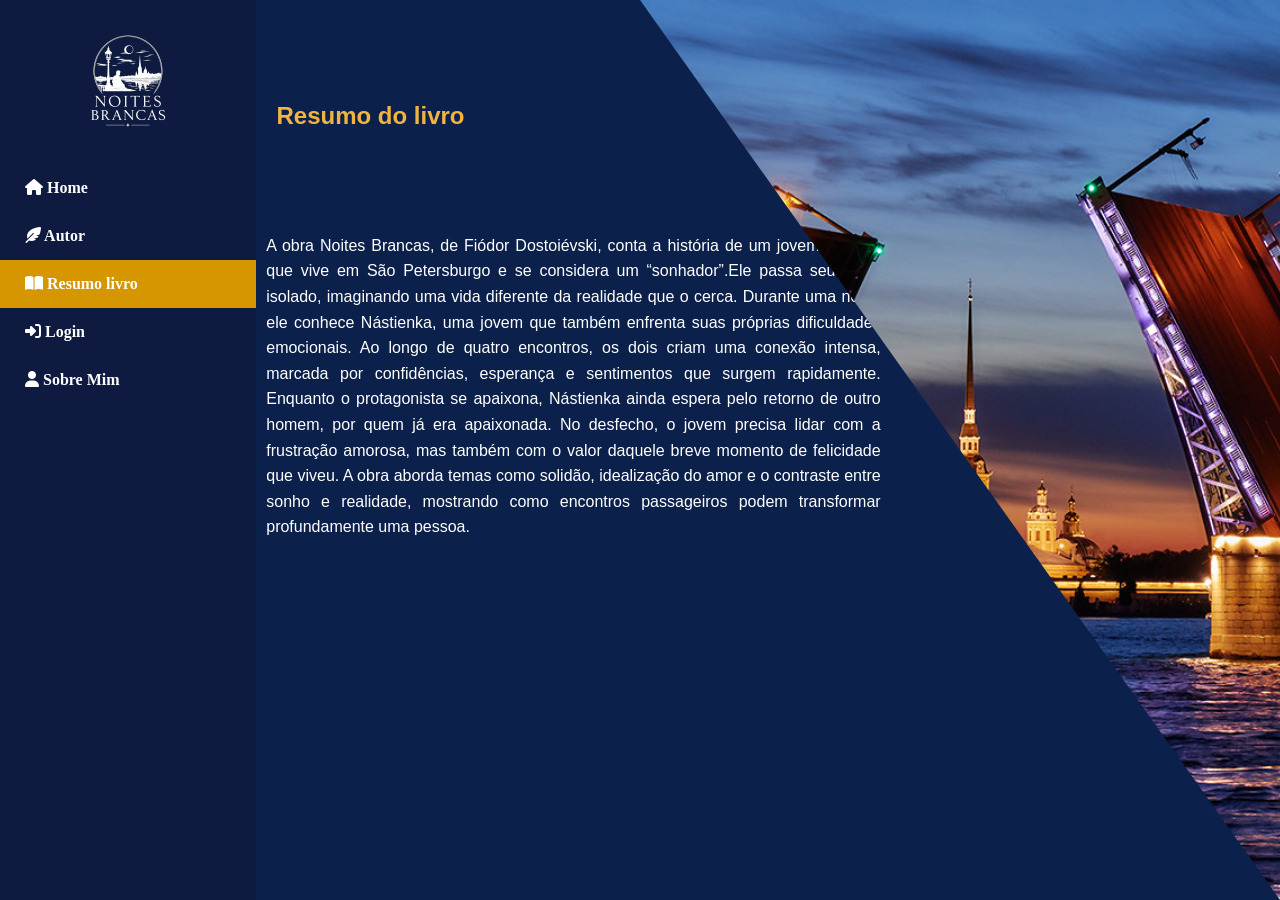
<file: public/resumo.html>
<!DOCTYPE html>
<html lang="pt-br">
<head>
    <meta charset="UTF-8">
    <link rel="stylesheet" href="./css/style.css">
      <link rel="stylesheet"href="https://cdnjs.cloudflare.com/ajax/libs/font-awesome/6.5.1/css/all.min.css">

    <title>Noites brancas</title>
</head>
<body class="paginaresumo">

    <aside class="sidebar">

        <div class="sidebar-logo">
        <img class="logo" src="./assets/logo.png" alt="Logo do Sistema">
    </div>
        
        <nav>
            <ul>
                <li><a href="index.html"><i class="fa-solid fa-house "></i> 
                    Home  
                </a></li>
               
                <li><a href="autor.html"> <i class="fa-solid fa-feather-pointed"></i>
                    Autor
                </a></li>

                <li><a href="resumo.html"class="ativo"> <i class="fa-solid fa-book-open"></i>
                    Resumo livro
                </a></li>

                <li><a href="login.html"> <i class="fa-solid fa-right-to-bracket"></i>
                    Login
                </a></li>

                <li><a href="Sobremim.html"> <i class="fa-solid fa-user"></i>
                    Sobre Mim
                </a></li>

                
            </ul>      
             
        </nav>
    </aside>

    <main class="content">

        <div class="triangulo">

        </div>


        <div class="textoheader">
            <p><h2>Resumo do livro</h2></p>
        </div>
        <div class="textoresumo">
            <p>A obra Noites Brancas, de Fiódor Dostoiévski, conta a história de um jovem solitário que vive em São Petersburgo e se considera um “sonhador”.Ele passa seus dias isolado, imaginando uma vida diferente da realidade que o cerca.

Durante uma noite, ele conhece Nástienka, uma jovem que também enfrenta suas próprias dificuldades emocionais. Ao longo de quatro encontros, os dois criam uma conexão intensa, marcada por confidências, esperança e sentimentos que surgem rapidamente.

Enquanto o protagonista se apaixona, Nástienka ainda espera pelo retorno de outro homem, por quem já era apaixonada. No desfecho, o jovem precisa lidar com a frustração amorosa, mas também com o valor daquele breve momento de felicidade que viveu.

A obra aborda temas como solidão, idealização do amor e o contraste entre sonho e realidade, mostrando como encontros passageiros podem transformar profundamente uma pessoa.</p>
        </div>
</main>

</body>
</html>
</file>
<file: style.css>
body {
    margin: 0;
    display: flex;

}

.sidebar {
    height: 100vh;      
    width: 20%;    
    font-family: Poppins;
    font-weight: bold;
    position: fixed;    
    background-color: #0e1a40;
    color: white;
    padding-top: 20px;
}

.sidebar h2 {
    text-align: center;
    font-size: 1.5rem;
}

.sidebar ul {
    list-style: none;
    padding: 0;
}

.sidebar li a {
    padding: 15px 25px;
    display: block;
    color: white;
     font-size: 100%;
    text-decoration: none;
    transition: 0.3s;
}


.sidebar li a:hover {
    background-color:#d59600;
    padding-left: 35px;
}


.content {
     margin-left: 20%;
    width: 80%;
}
.logo{
    width:70%;
    height:40%;
     display: block;
    margin: 0 auto;
}
.imagemprincipal {
    width: 100%;
    height: auto;
    display: block;
}
.header{
    color:#f2b441;
     font-weight: bold;
    font-family: Poppins;
    margin-bottom:10%;

}
.personagemsonhador{
    color:white;
    width:80%;
    padding: 10%;
    height:auto;
    background-color: #07338c;
    font-weight: bold;
    font-family: Poppins;
    font-size: 100%;
    
    
}
.contextopagina{
    background-color: #0B204A;

}
.header_contexto{
     color:#f2b441;
    margin: 5% 5% 5% 8%;
     
}
.cards{
      display:flex;
      justify-content: center;
      gap:10%;
    
}
.card h3{
     color:#f2b441;
   
}
.card{
    width: 20%;
    color:white;
    height: 20%;
    flex-direction: column;
    display: flex;
    justify-content: space-between;
    background-color: #0e1a40;
    border-radius: 10%;  
    padding: 2%;
    text-align: center;
    font-family:Poppins ;
    box-shadow: 4% 4% 10% rgba(244, 241, 241, 0.2);
    font-weight: bold;
    margin-top: 10%;

}
.botaocards{
    background-color:#07338c;
    color:white;
    border-radius:15%;
    width: 60%;
    height: auto;
    margin: 10% 20% 30% 15%;
    box-shadow: 0% 2% 10% rgba(244, 241, 241, 0.2);
    padding: 5%;
    text-decoration: none;
    font-size: 80%;
}
.cards_contexto{
       display: flex;
       flex-direction: column;
      justify-content: center;
     
    
}

.card_contexto{
    width: 80%;
    color:white;
    justify-content: space-between;
    background-color: #0e1a40;
    border-radius: 3%;  
    padding: 2%;
    text-align: center;
    font-family:Poppins ;
    box-shadow: 0% 4% 10% rgba(244, 241, 241, 0.2);
    font-weight: bold;
    margin: 2% 10% 5% 8%;
  

}
.card_contexto h2{
    text-align: left;
    font-weight: bold;
    font-family: Poppins;
    color:#f2b441;
}
.cadastro{
    display: flex;
    justify-content: center;
    align-items: center;
    height: 100vh;

}
.cadastro form{
  width: 35%;
  height: auto;
  padding: 20px;
 flex-direction: column;
  background-color:#0B204A;
  color: white;
  border-radius: 10%;
  display: flex;
}
.cadastro input{
   border-radius: 7%;  
   width: 95%;
   padding: 2%;
   background-color: #060f2d; 
   border: 1px solid rgba(255, 255, 255, 0.3); 
   color:white;
 
}

.cadastro h1{
    color:#f2b441;
    text-align: center;
  margin-bottom: 20px;
}
.btncadastrar{
    color:white;
    font-family: Poppins;
    background-color: #f2b441;
    border-radius:7%;
    width: 70%;
    padding: 2%;
    margin: 10% auto;
     box-shadow: 0 0 10px rgba(242, 180, 65, 0.6);
}
.cadastropagina{
    
  background-image: url("noitesbrancas.jpg");
  background-size: cover;
  background-position: center;
}

.paginalogin{
  background-image: url("noitesbrancas.jpg");
  background-size: cover;
  background-position: center;
}
.btnlogin{
    color:white;
    font-family: Poppins;
    background-color: #f2b441;
    border-radius:7%;
    width: 70%;
    padding: 2%;
    margin: 10% auto;
     box-shadow: 0 0 10px rgba(242, 180, 65, 0.6);
}
.login{
  
    display: flex;
    justify-content: center;
    align-items: center;
    height: 100vh;
}

.login form{
  width: 35%;
  height: auto;
  padding: 20px;
 flex-direction: column;
  background-color:#0B204A;
  color: white;
  border-radius: 10%;
  display: flex;
}
.login input{
   border-radius: 7%;  
   width: 95%;
   padding: 2%;
   background-color: #060f2d; 
   border: 1px solid rgba(255, 255, 255, 0.3); 
   color:white;
 
}

.login h1{
    color:#f2b441;
    text-align: center;
  margin-bottom: 20px;
}
</file>
<file: public/css/style.css>
body {
    margin: 0;
    display: flex;

}

.sidebar {
    height: 100vh;      
    width: 20%;    
    font-family: Poppins;
    font-weight: bold;
    position: fixed;    
    background-color: #0e1a40;
    color: white;
    padding-top: 20px;
}

.sidebar h2 {
    text-align: center;
    font-size: 1.5rem;
}

.sidebar ul {
    list-style: none;
    padding: 0;
}

.sidebar li a {
    padding: 15px 25px;
    display: block;
    color: white;
     font-size: 100%;
    text-decoration: none;
    transition: 0.3s;
}


.sidebar li a:hover {
    background-color:#d59600;
    padding-left: 35px;
}


.content {
     margin-left: 20%;
    width: 80%;
}
.logo{
    width:50%;
    height:40%;
     display: block;
    margin: 0 auto;
}
.imagemprincipal {
    position: relative;
}
.imagemprincipal img{
      width: 100%;
    height: auto;
    display: block;
}
.header{
    color:#f2b441;
     font-weight: bold;
    font-family: Poppins;
    margin-bottom:10%;

}
.personagemsonhador{
    color:white;
    width:80%;
    padding: 10%;
    height:auto;
    background-color: #07338c;
    font-weight: bold;
    font-family: Poppins;
    font-size: 100%;
    
    
}
.contextopagina{
    background-color: #0B204A;

}
.header_contexto{
     color:#f2b441;
    margin: 5% 5% 5% 8%;
     
}
.cards{
      display:flex;
      justify-content: center;
      gap:10%;
    
}
.card h3{
     color:#f2b441;
   
}
.card{
    width: 20%;
    color:white;
    height: auto;
    flex-direction: column;
    display: flex;
    justify-content: space-between;
    background-color: #0e1a40;
    border-radius: 20px;  
    padding: 2%;
    text-align: center;
    font-family:Poppins ;
    box-shadow: 4% 4% 10% rgba(244, 241, 241, 0.2);
    font-weight: bold;
    margin-top: 10%;

}
.botaocards{
    background-color:#07338c;
    color:white;
    border-radius:15px;
    width: 60%;
    height: auto;
    margin: 10% 20% 30% 15%;
    box-shadow: 0% 2% 10% rgba(244, 241, 241, 0.2);
    padding: 5%;
    text-decoration: none;
    font-size: 80%;
}
.cards_contexto{
       display: flex;
       flex-direction: column;
      justify-content: center;
     
    
}

.card_contexto{
    width: 80%;
    color:white;
    justify-content: space-between;
    background-color: #0e1a40;
    border-radius: 6px;  
    padding: 2%;
    text-align: center;
    font-family:Arial, Helvetica, sans-serif;
    box-shadow: 0% 4% 10% rgba(244, 241, 241, 0.2);
    font-weight: bold;
    margin: 2% 10% 5% 8%;
    
  

}
.card_contexto h2{
    text-align: left;
    font-weight: bold;
     font-family:Arial, Helvetica, sans-serif;
    color:#f2b441;
}

.card_contexto p{
    max-width: 90%;       
    line-height: 1.2;        
    text-align: justify;    
    font-size: 16px;
    color: white;
}
.cadastro{
 margin: 30px 3px 5px 0px;
    display: flex;
    justify-content: center;
    align-items: center;
    height: 90vh;

}
.cadastro form{
  width: 35%;
  height: 100%;
  padding: 20px;
 flex-direction: column;
  background-color:#0B204A;
  color: white;
  border-radius: 5em;
  display: flex;
}
.cadastro input{
    border-radius:12em ;
   width: 95%;
   padding: 2%;
   background-color: #060f2d; 
   border: 1px solid rgba(255, 255, 255, 0.3); 
   color:white;
 
}

.cadastro h1{
    color:#f2b441;
    text-align: center;
  margin-bottom: 20px;
}
.btncadastrar{
    color:white;
    font-family:Arial, Helvetica, sans-serif;
    background-color: #f2b441;
    border-radius:12em ;
    width: 60%;
    padding: 2%;
    font-size: 18px;
    margin: 5% auto;
    cursor:pointer;
     box-shadow: 0 0 10px rgba(242, 180, 65, 0.6);
}
.cadastropagina{
    
  background-image: url("../assets/noitesbrancas.jpg");
  background-size: cover;
  background-position: center;
}

.paginalogin{
  background-image: url("../assets/noitesbrancas.jpg");
  background-size: cover;
  background-position: center;
}
.btnlogin{
    color:white;
      font-family:Arial, Helvetica, sans-serif;
    background-color: #f2b441;
     border-radius:12em ;
    width: 70%;
    cursor: pointer;
    padding: 2%;
    margin: 10% auto;
    font-size: 18px;
     box-shadow: 0 0 10px rgba(242, 180, 65, 0.6);
}
.login{
  
    display: flex;
    justify-content: center;
    align-items: center;
    height: 100vh;
}

.login form{
  width: 35%;
  height: auto;
  padding: 20px;
 flex-direction: column;
  background-color:#0B204A;
  color: white;
  border-radius: 5em;
  display: flex;
}
.login input{
   border-radius:12em ;
   width: 95%;
   padding: 2%;
   background-color: #060f2d; 
   border: 1px solid rgba(255, 255, 255, 0.3); 
   color:white;
 
}

.login h1{
    color:#f2b441;
    text-align: center;
  margin-bottom: 20px;
}
.triangulo{
    position: absolute;
    right: 0;
    top: 0;
}
.triangulo{
    width: 50%;
    height: 100%;
    background-image: url("../assets/saopetersburgojpg.jpg");
    background-size: cover;
    background-position: center;
    background-repeat: no-repeat;
    clip-path: polygon(100% 0, 100% 100%, 0 0);
    transition: 0.5s;


}

.triangulo{
    overflow: hidden;
}

.triangulo:hover{
    background-size: 200%;
    transition: 0.5s ease;
}
.paginaresumo{
      background-color: #0B204A;
}
.textoheader{
    color:#f2b441;
    font-family:Arial, Helvetica, sans-serif;
    margin-bottom: 20px;
    font-size: medium;
    font-weight: bold;
   
     margin: 10% 0 0 2%;
}
.textoresumo{
    max-width: 60%;       
    line-height: 1.6;        
    text-align: justify;    
    font-size: 16px;
    color: white;
    font-family: Arial, Helvetica, sans-serif;
     margin: 10% 0 0 1%;

}


.Quizpagina{

    background-image: url("../assets/noitesjpeg.jpeg");
    background-size: cover;
    background-repeat: no-repeat;
    color:white;
    display: flex;
     align-items: flex-start;
   
}
#pontuacaoEJogo {
    display: flex;
    flex-direction: column;
    align-items: center;
    justify-content: center;
    gap: 20px;
    padding: 20px;
}
.conteudomain{
    flex:2; 
    height: 100vh;
    display: flex;
    justify-content: center;
    align-items: center;
    margin-left:20%;
}
.btnIniciarQuiz{
    width:400px;
    background-color: #f2b441;
    color:white;
    border-radius: 1em;
    padding: 2%;
    font-family: Arial, Helvetica, sans-serif;
   
}
.flex-colunar {
    background: #112a57;
    border-radius: 12px;
    width: 400px;
    text-align: center;
    color: white;
    gap: 2px;
     display: flex;
     height: auto;
    flex-direction: column;
    

}
.width-fit-content {
    width: fit-content;
}
.padding-8 {
    padding: 8px;
}

.text-success-with-bg {
   color:rgb(0, 232, 31)
}
.btnavançar{
    background-color: #2828b7;
    color:white;
    border-radius: 12em;
    padding: 2%;
    font-family: Arial, Helvetica, sans-serif;
}
.btntentenovamente{
     background-color: #2bad45;
    color:white;
    border-radius: 12em;
    padding: 2%;
    font-family: Arial, Helvetica, sans-serif;
}
.aindanaotemcadastro{
   text-align: center;
    color:white;
}

.aindanaotemlogin{
   text-align: center;
    color:white;
}


.seta{
    height: 40px;
    margin-bottom: 20px;
    bottom: 60px;
    right:2%;
    width: 40px;
    border-right: 3px solid white;
    border-bottom: 3px solid white;;
    transform: rotate(45deg);
    position: absolute;
}
.setaparabaixo{
    height: 40px;
    margin-bottom: 40px;
    bottom: 60px;
    right:2%;
    width: 40px;
    border-right: 3px solid white;
    border-bottom: 3px solid white;;
    transform: rotate(45deg);
    position: absolute;

}
#b_usuario {
    font-size: 20px;
    margin:60px;
    color:#2bad45;
   
    
}
#card{
    width: 100px;
    padding: 20px;
    background-color: rgba(255, 255, 255, 0.642);
    border: 1px solid rgb(19, 42, 140);
    border-radius: 10px;
    margin: 10px;
   transition: 0.3s;
}
.dashboardpagina{
    background-color: #a8a8f7;
}
.btn-logout{
    background-color: #4D7C9C;
    color:white;
    font-size: 20px;
    font-family: Arial, Helvetica, sans-serif;
    border-radius: 20px;
    width: 100px;
    margin-top: 60px;
    display: block;
    margin-left: auto;
    margin-right: auto;
    
}
 

.card_livros{
      display:flex;
      justify-content: center;
      gap:5%;
      
    
}
.header_obras{
    margin-top: 100px;
    color:#f2b441;
    font-family: Arial, Helvetica, sans-serif;
    font-size: 20px;
}
#btnsaibamais{
    border-radius: 15px;
    background-color:#f2b441;
    color:white;
    width: 200px;
    align-self: center;
    height: 40px;
    
    
}
.sobremim{
    background-color: #4D7C9C;
}
.quemsoueu{
            background-color: #00184b;
            width: 80%;
            margin: 30px auto;
            color:white;
            font-family: Arial, Helvetica, sans-serif;
            font-size: 20px;
            padding: 30px;
            border-radius: 10px;
            box-shadow: 0 0 10px rgba(0,0,0,0.1);
}
.card_habildades{
    display: flex;
    justify-content: center;
    align-items: center;
    gap: 40px;
    
    flex-wrap: wrap;
}
.card:hover{
    transform: translateY(-50px);
}
.Linguagem h2{
    color:white;
    text-align: center;
    margin-top:100px;
    font-family: Arial, Helvetica, sans-serif;
    font-size: 40px;
}
.objetivos{
     background-color: #00184b;
     width: 80%;
     margin: 30px auto;
     color:white;
     font-family: Arial, Helvetica, sans-serif;
     font-size: 20px;
     padding: 30px;
     border-radius: 10px;
     box-shadow: 0 0 10px rgba(0,0,0,0.1);
     display: flex;
     align-items: center;
    gap: 30px;

}
.quemsoueu img{
    width: 180px;
    height: 180px;
    border-radius: 50%;
    object-fit: cover;
}

.contato_seca{
    text-align: center;
      margin-bottom: 100px; 
 
     
}

.contato{
    display: flex;
    gap: 20px;
    justify-content: center;
   
}

.icon{
    width: 70px;
      margin: 20px;
    height: 70px;
    background-color: #f2b441;
    border-radius: 50%;
    display: flex;
    justify-content: center;
    align-items: center;
    transition: 0.3s;
   
}

.icon img{
    width: 35px;
    height: 35px;
}

.icon:hover{
    transform: translateY(-8px);
    background-color: #222;
}
.contato_secao h2{
    color:white;
    font-family: Arial, Helvetica, sans-serif;
    font-size: 40px;
}
.quemsoueu p{
    font-size: 25px;
}
.ativo{
    background-color: #d59600;
}
.container-tabela{
    display: flex;
    justify-content: center;
    margin-top:200px;
}
.tabela-ranking{
    color:white;
    width: 90%;
    box-shadow: 0 8px 20px rgba(0,0,0,0.15);
    font-family: Arial, Helvetica, sans-serif;
    background-color: #4D7C9C;
    border-radius: 15px;
    table-layout: fixed;
}
.tabela-ranking th{
    background-color: #0e1a40;
    color: white;
    width:  10%;
    padding: 10px;
    font-size: 18px;
    border-radius: 10px;
}
.tabela-ranking td{
    text-align: center;
    padding: 15px;
    border-bottom: 1px solid #ddd;
}
</file>
